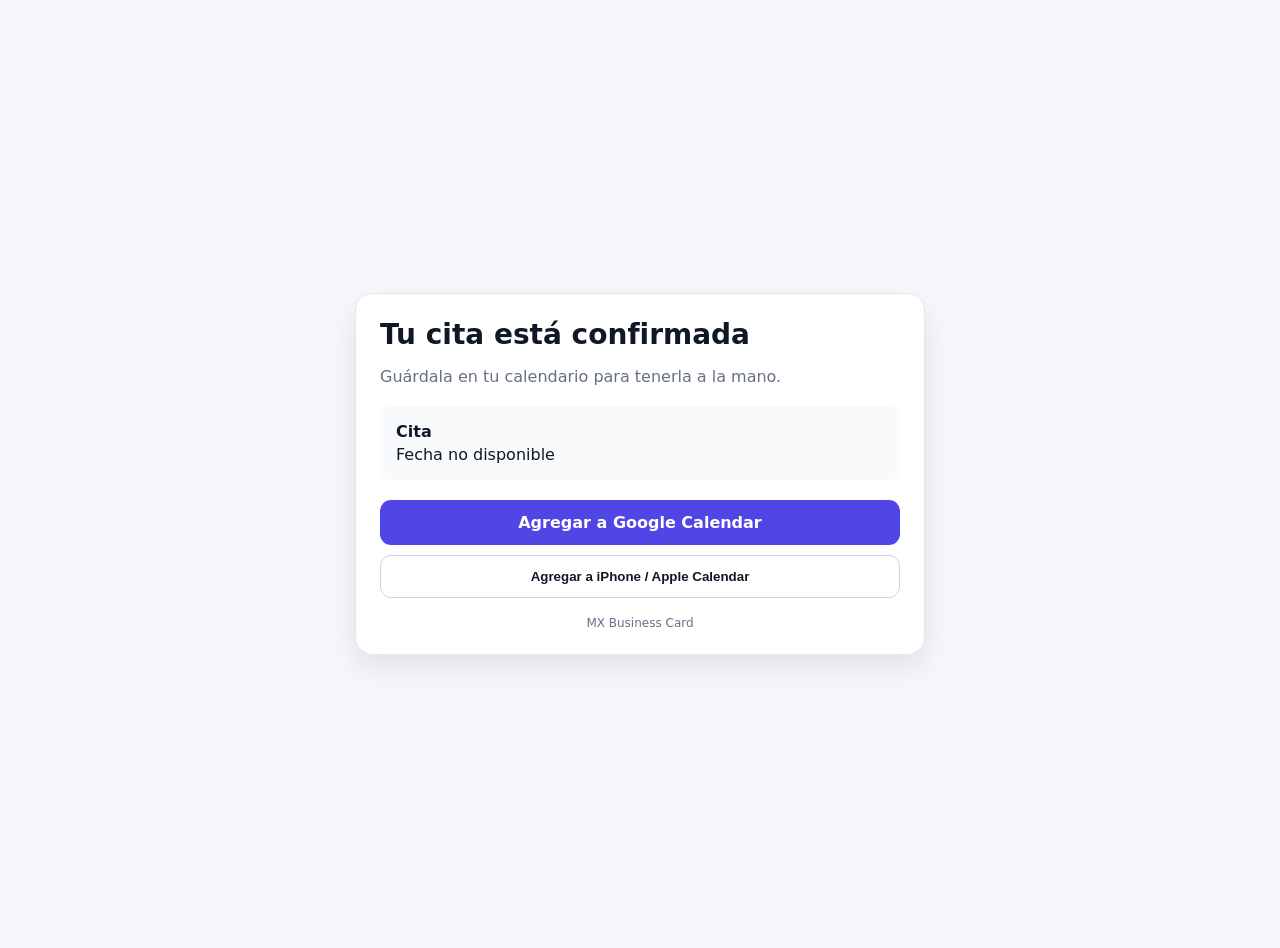
<file: appointment-confirmed.html>
<!doctype html>
<html lang="es">
<head>
  <meta charset="utf-8">
  <meta name="viewport" content="width=device-width,initial-scale=1">
  <title>Cita confirmada | MX Business Card</title>
  <style>
    body{margin:0;font-family:Inter,system-ui,-apple-system,"Segoe UI",sans-serif;background:#f6f7fb;color:#101828}.wrap{min-height:100vh;display:grid;place-items:center;padding:24px}.card{width:min(520px,100%);background:#fff;border:1px solid #e2e7f0;border-radius:18px;padding:24px;box-shadow:0 12px 28px rgba(16,24,40,.09)}h1{margin:0 0 8px;font-size:28px}.muted{color:#667085}.details{margin:20px 0;padding:16px;background:#f8fafc;border-radius:12px}.details b,.details span{display:block}.details span{margin-top:4px}.actions{display:grid;gap:10px}.btn{display:block;text-align:center;text-decoration:none;border-radius:11px;padding:13px 16px;font-weight:700}.primary{background:#4f46e5;color:#fff}.secondary{background:#fff;color:#101828;border:1px solid #d0d5dd}.brand{text-align:center;margin-top:18px;font-size:12px;color:#667085}
  </style>
</head>
<body>
<div class="wrap"><main class="card">
  <h1>Tu cita está confirmada</h1>
  <p class="muted">Guárdala en tu calendario para tenerla a la mano.</p>
  <div class="details"><b id="title">Cita</b><span id="date"></span></div>
  <div class="actions"><a class="btn primary" id="google" target="_blank" rel="noopener">Agregar a Google Calendar</a><button class="btn secondary" id="ics" type="button">Agregar a iPhone / Apple Calendar</button></div>
  <div class="brand">MX Business Card</div>
</main></div>
<script>
const p=new URLSearchParams(location.search);const title=(p.get('title')||'Cita').slice(0,180);const start=new Date(p.get('start')||'');const duration=Math.max(5,Math.min(1440,Number(p.get('duration')||30)));const valid=!Number.isNaN(start.getTime());const end=new Date(start.getTime()+duration*60000);document.getElementById('title').textContent=title;document.getElementById('date').textContent=valid?new Intl.DateTimeFormat('es-MX',{dateStyle:'full',timeStyle:'short'}).format(start):'Fecha no disponible';const utc=d=>d.toISOString().replace(/[-:]/g,'').replace(/\.\d{3}Z$/,'Z');if(valid){const g=new URL('https://calendar.google.com/calendar/render');g.searchParams.set('action','TEMPLATE');g.searchParams.set('text',title);g.searchParams.set('dates',utc(start)+'/'+utc(end));g.searchParams.set('details','Cita confirmada desde MX Business Card');document.getElementById('google').href=g.toString();document.getElementById('ics').onclick=()=>{const esc=s=>String(s).replace(/\\/g,'\\\\').replace(/\n/g,'\\n').replace(/,/g,'\\,').replace(/;/g,'\\;');const body=['BEGIN:VCALENDAR','VERSION:2.0','PRODID:-//MX Business Card//Appointments//ES','CALSCALE:GREGORIAN','BEGIN:VEVENT','UID:'+crypto.randomUUID()+'@mxbusinesscard.com','DTSTAMP:'+utc(new Date()),'DTSTART:'+utc(start),'DTEND:'+utc(end),'SUMMARY:'+esc(title),'DESCRIPTION:'+esc('Cita confirmada desde MX Business Card'),'END:VEVENT','END:VCALENDAR'].join('\r\n');const blob=new Blob([body],{type:'text/calendar;charset=utf-8'});const a=document.createElement('a');a.href=URL.createObjectURL(blob);a.download='cita.ics';document.body.appendChild(a);a.click();setTimeout(()=>{URL.revokeObjectURL(a.href);a.remove()},500)}}else{document.getElementById('google').removeAttribute('href');document.getElementById('ics').disabled=true}
</script>
</body>
</html>
</file>
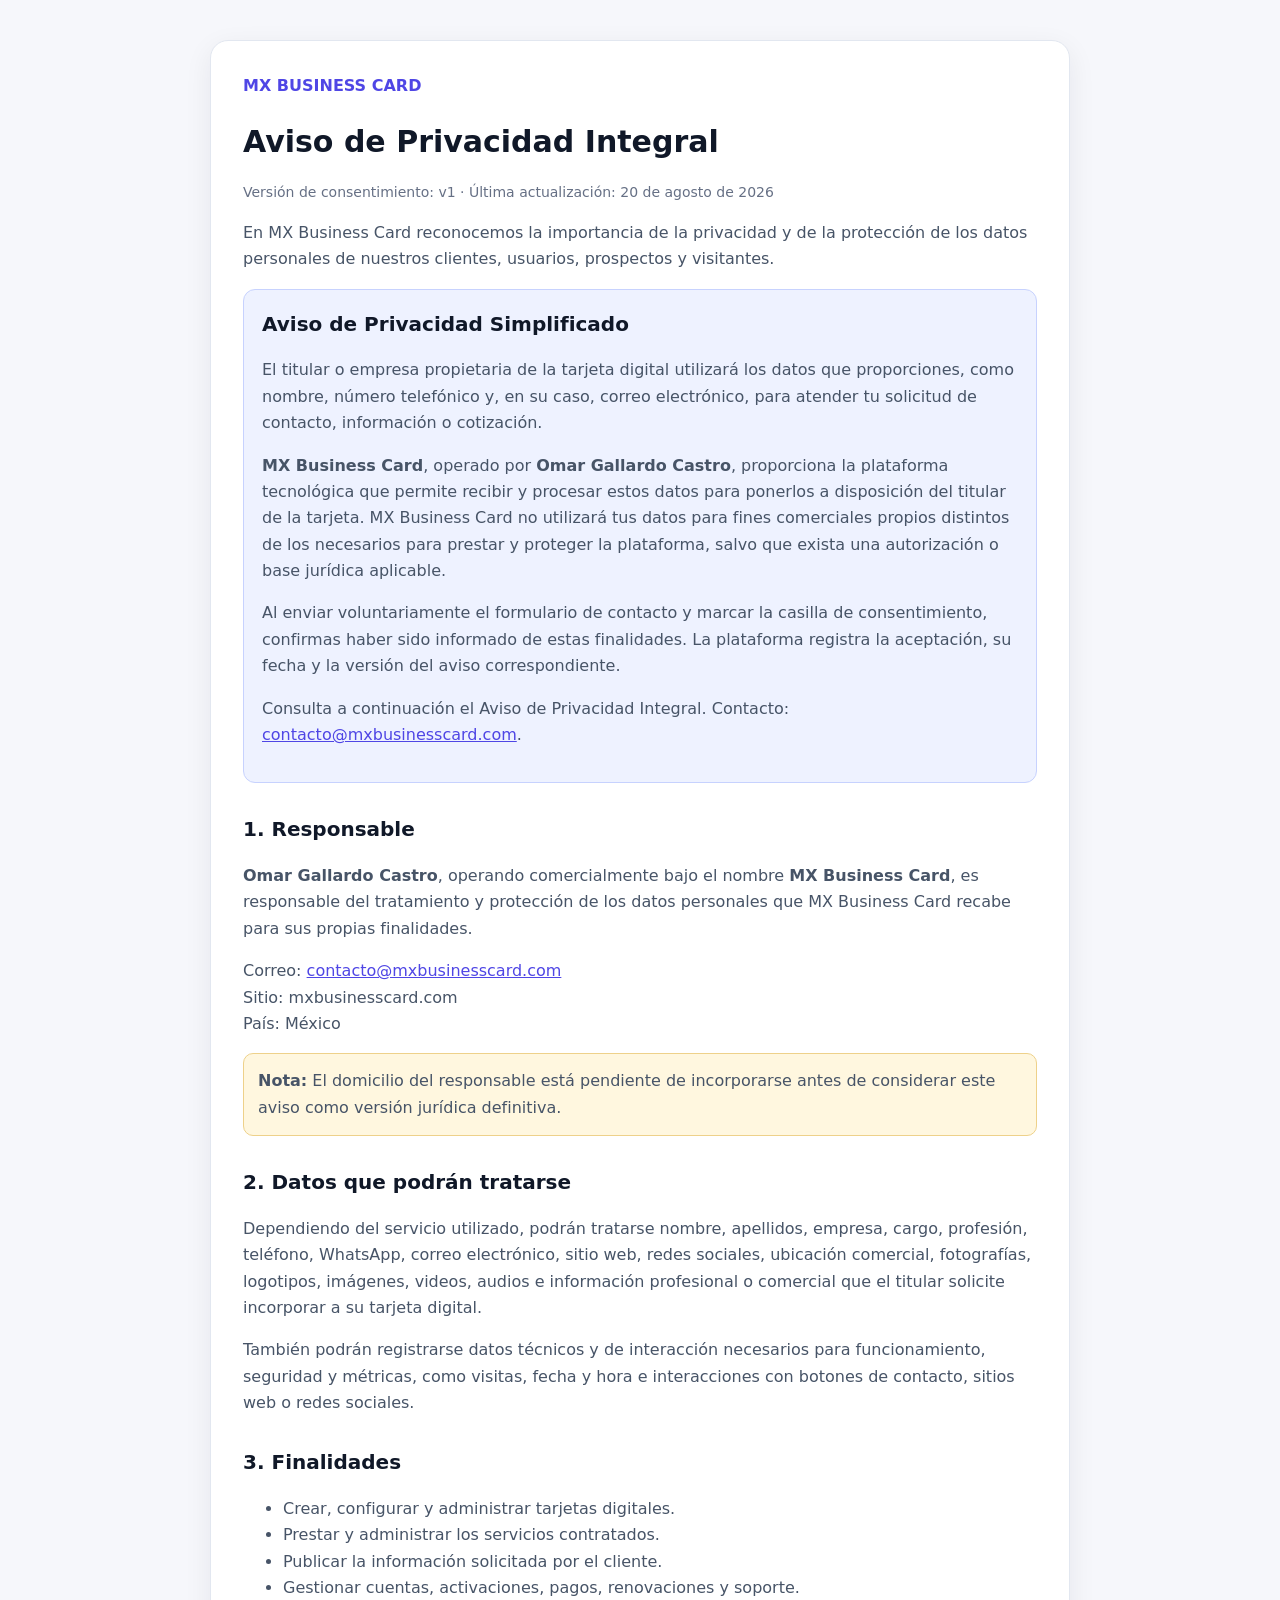
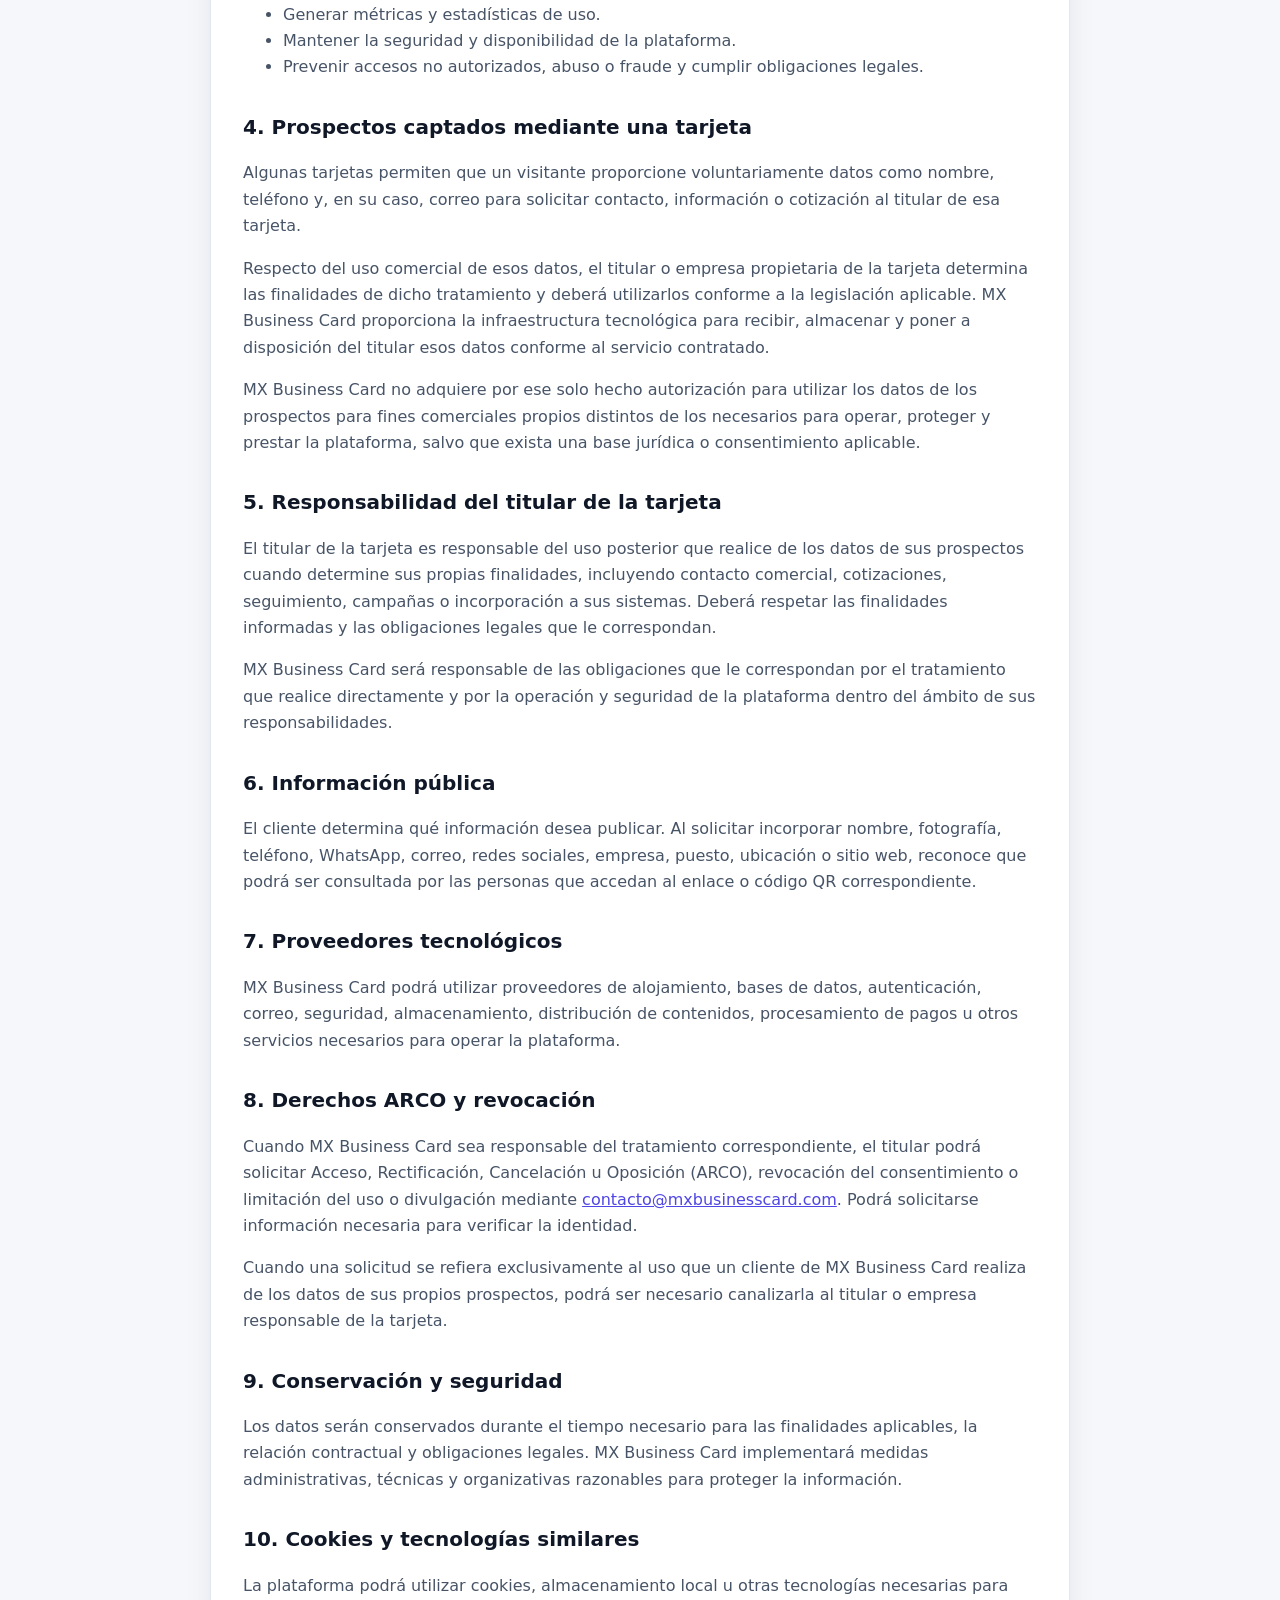
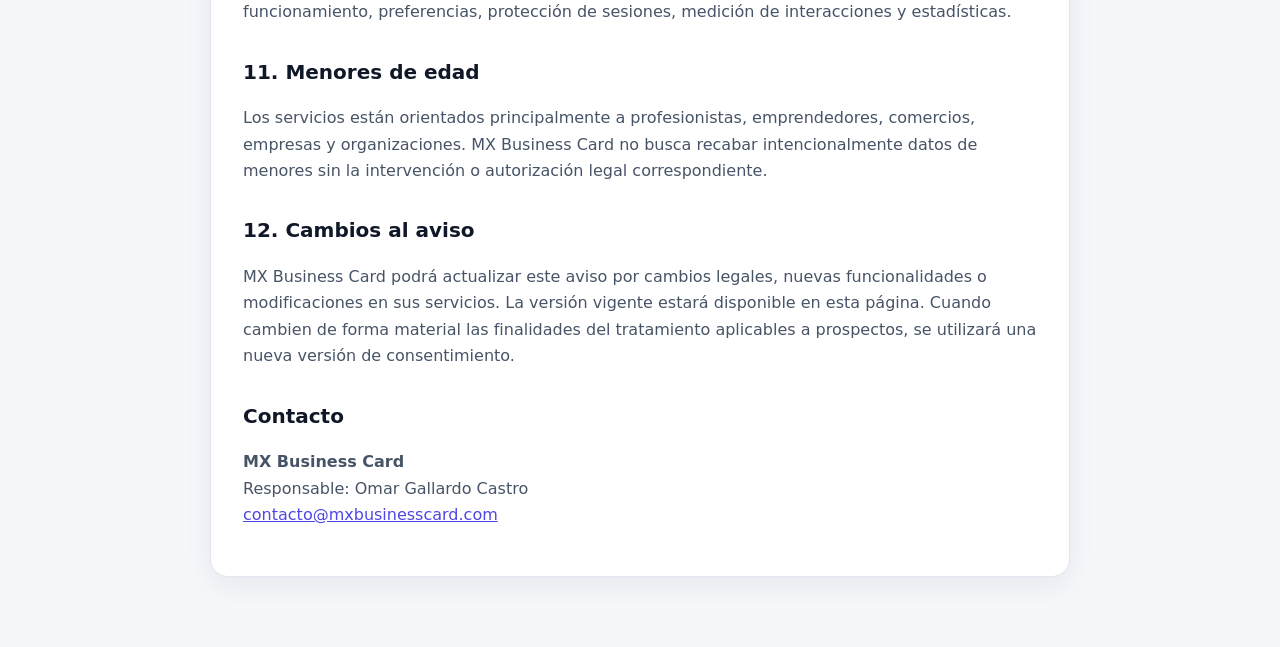
<file: privacidad.html>
<!doctype html>
<html lang="es">
<head>
<meta charset="utf-8"><meta name="viewport" content="width=device-width,initial-scale=1">
<title>Aviso de Privacidad | MX Business Card</title>
<style>body{margin:0;background:#f6f7fb;color:#101828;font:16px/1.65 system-ui,-apple-system,"Segoe UI",sans-serif}.wrap{max-width:860px;margin:0 auto;padding:40px 20px 70px}.card{background:#fff;border:1px solid #e2e7f0;border-radius:18px;padding:32px;box-shadow:0 8px 28px #10182812}h1{margin:0 0 4px;font-size:30px}h2{margin-top:30px;font-size:20px}p,li{color:#475467}a{color:#4f46e5}.meta{color:#667085;font-size:14px}.notice{padding:14px;border-radius:10px;background:#fff7df;border:1px solid #eed18a}.simple{padding:18px;border-radius:12px;background:#eef2ff;border:1px solid #c7d2fe}.brand{font-weight:800;color:#4f46e5;margin-bottom:18px}@media(max-width:600px){.wrap{padding:0}.card{border:0;border-radius:0;padding:24px;box-shadow:none}}</style>
</head><body><main class="wrap"><article class="card"><div class="brand">MX BUSINESS CARD</div><h1>Aviso de Privacidad Integral</h1><p class="meta">Versión de consentimiento: v1 · Última actualización: 20 de agosto de 2026</p>
<p>En MX Business Card reconocemos la importancia de la privacidad y de la protección de los datos personales de nuestros clientes, usuarios, prospectos y visitantes.</p>
<section id="simplificado" class="simple"><h2 style="margin-top:0">Aviso de Privacidad Simplificado</h2><p>El titular o empresa propietaria de la tarjeta digital utilizará los datos que proporciones, como nombre, número telefónico y, en su caso, correo electrónico, para atender tu solicitud de contacto, información o cotización.</p><p><strong>MX Business Card</strong>, operado por <strong>Omar Gallardo Castro</strong>, proporciona la plataforma tecnológica que permite recibir y procesar estos datos para ponerlos a disposición del titular de la tarjeta. MX Business Card no utilizará tus datos para fines comerciales propios distintos de los necesarios para prestar y proteger la plataforma, salvo que exista una autorización o base jurídica aplicable.</p><p>Al enviar voluntariamente el formulario de contacto y marcar la casilla de consentimiento, confirmas haber sido informado de estas finalidades. La plataforma registra la aceptación, su fecha y la versión del aviso correspondiente.</p><p>Consulta a continuación el Aviso de Privacidad Integral. Contacto: <a href="mailto:contacto@mxbusinesscard.com">contacto@mxbusinesscard.com</a>.</p></section>
<h2>1. Responsable</h2><p><strong>Omar Gallardo Castro</strong>, operando comercialmente bajo el nombre <strong>MX Business Card</strong>, es responsable del tratamiento y protección de los datos personales que MX Business Card recabe para sus propias finalidades.</p><p>Correo: <a href="mailto:contacto@mxbusinesscard.com">contacto@mxbusinesscard.com</a><br>Sitio: mxbusinesscard.com<br>País: México</p><p class="notice"><strong>Nota:</strong> El domicilio del responsable está pendiente de incorporarse antes de considerar este aviso como versión jurídica definitiva.</p>
<h2>2. Datos que podrán tratarse</h2><p>Dependiendo del servicio utilizado, podrán tratarse nombre, apellidos, empresa, cargo, profesión, teléfono, WhatsApp, correo electrónico, sitio web, redes sociales, ubicación comercial, fotografías, logotipos, imágenes, videos, audios e información profesional o comercial que el titular solicite incorporar a su tarjeta digital.</p><p>También podrán registrarse datos técnicos y de interacción necesarios para funcionamiento, seguridad y métricas, como visitas, fecha y hora e interacciones con botones de contacto, sitios web o redes sociales.</p>
<h2>3. Finalidades</h2><ul><li>Crear, configurar y administrar tarjetas digitales.</li><li>Prestar y administrar los servicios contratados.</li><li>Publicar la información solicitada por el cliente.</li><li>Gestionar cuentas, activaciones, pagos, renovaciones y soporte.</li><li>Generar métricas y estadísticas de uso.</li><li>Mantener la seguridad y disponibilidad de la plataforma.</li><li>Prevenir accesos no autorizados, abuso o fraude y cumplir obligaciones legales.</li></ul>
<h2>4. Prospectos captados mediante una tarjeta</h2><p>Algunas tarjetas permiten que un visitante proporcione voluntariamente datos como nombre, teléfono y, en su caso, correo para solicitar contacto, información o cotización al titular de esa tarjeta.</p><p>Respecto del uso comercial de esos datos, el titular o empresa propietaria de la tarjeta determina las finalidades de dicho tratamiento y deberá utilizarlos conforme a la legislación aplicable. MX Business Card proporciona la infraestructura tecnológica para recibir, almacenar y poner a disposición del titular esos datos conforme al servicio contratado.</p><p>MX Business Card no adquiere por ese solo hecho autorización para utilizar los datos de los prospectos para fines comerciales propios distintos de los necesarios para operar, proteger y prestar la plataforma, salvo que exista una base jurídica o consentimiento aplicable.</p>
<h2>5. Responsabilidad del titular de la tarjeta</h2><p>El titular de la tarjeta es responsable del uso posterior que realice de los datos de sus prospectos cuando determine sus propias finalidades, incluyendo contacto comercial, cotizaciones, seguimiento, campañas o incorporación a sus sistemas. Deberá respetar las finalidades informadas y las obligaciones legales que le correspondan.</p><p>MX Business Card será responsable de las obligaciones que le correspondan por el tratamiento que realice directamente y por la operación y seguridad de la plataforma dentro del ámbito de sus responsabilidades.</p>
<h2>6. Información pública</h2><p>El cliente determina qué información desea publicar. Al solicitar incorporar nombre, fotografía, teléfono, WhatsApp, correo, redes sociales, empresa, puesto, ubicación o sitio web, reconoce que podrá ser consultada por las personas que accedan al enlace o código QR correspondiente.</p>
<h2>7. Proveedores tecnológicos</h2><p>MX Business Card podrá utilizar proveedores de alojamiento, bases de datos, autenticación, correo, seguridad, almacenamiento, distribución de contenidos, procesamiento de pagos u otros servicios necesarios para operar la plataforma.</p>
<h2>8. Derechos ARCO y revocación</h2><p>Cuando MX Business Card sea responsable del tratamiento correspondiente, el titular podrá solicitar Acceso, Rectificación, Cancelación u Oposición (ARCO), revocación del consentimiento o limitación del uso o divulgación mediante <a href="mailto:contacto@mxbusinesscard.com">contacto@mxbusinesscard.com</a>. Podrá solicitarse información necesaria para verificar la identidad.</p><p>Cuando una solicitud se refiera exclusivamente al uso que un cliente de MX Business Card realiza de los datos de sus propios prospectos, podrá ser necesario canalizarla al titular o empresa responsable de la tarjeta.</p>
<h2>9. Conservación y seguridad</h2><p>Los datos serán conservados durante el tiempo necesario para las finalidades aplicables, la relación contractual y obligaciones legales. MX Business Card implementará medidas administrativas, técnicas y organizativas razonables para proteger la información.</p>
<h2>10. Cookies y tecnologías similares</h2><p>La plataforma podrá utilizar cookies, almacenamiento local u otras tecnologías necesarias para funcionamiento, preferencias, protección de sesiones, medición de interacciones y estadísticas.</p>
<h2>11. Menores de edad</h2><p>Los servicios están orientados principalmente a profesionistas, emprendedores, comercios, empresas y organizaciones. MX Business Card no busca recabar intencionalmente datos de menores sin la intervención o autorización legal correspondiente.</p>
<h2>12. Cambios al aviso</h2><p>MX Business Card podrá actualizar este aviso por cambios legales, nuevas funcionalidades o modificaciones en sus servicios. La versión vigente estará disponible en esta página. Cuando cambien de forma material las finalidades del tratamiento aplicables a prospectos, se utilizará una nueva versión de consentimiento.</p>
<h2>Contacto</h2><p><strong>MX Business Card</strong><br>Responsable: Omar Gallardo Castro<br><a href="mailto:contacto@mxbusinesscard.com">contacto@mxbusinesscard.com</a></p></article></main></body></html>
</file>
